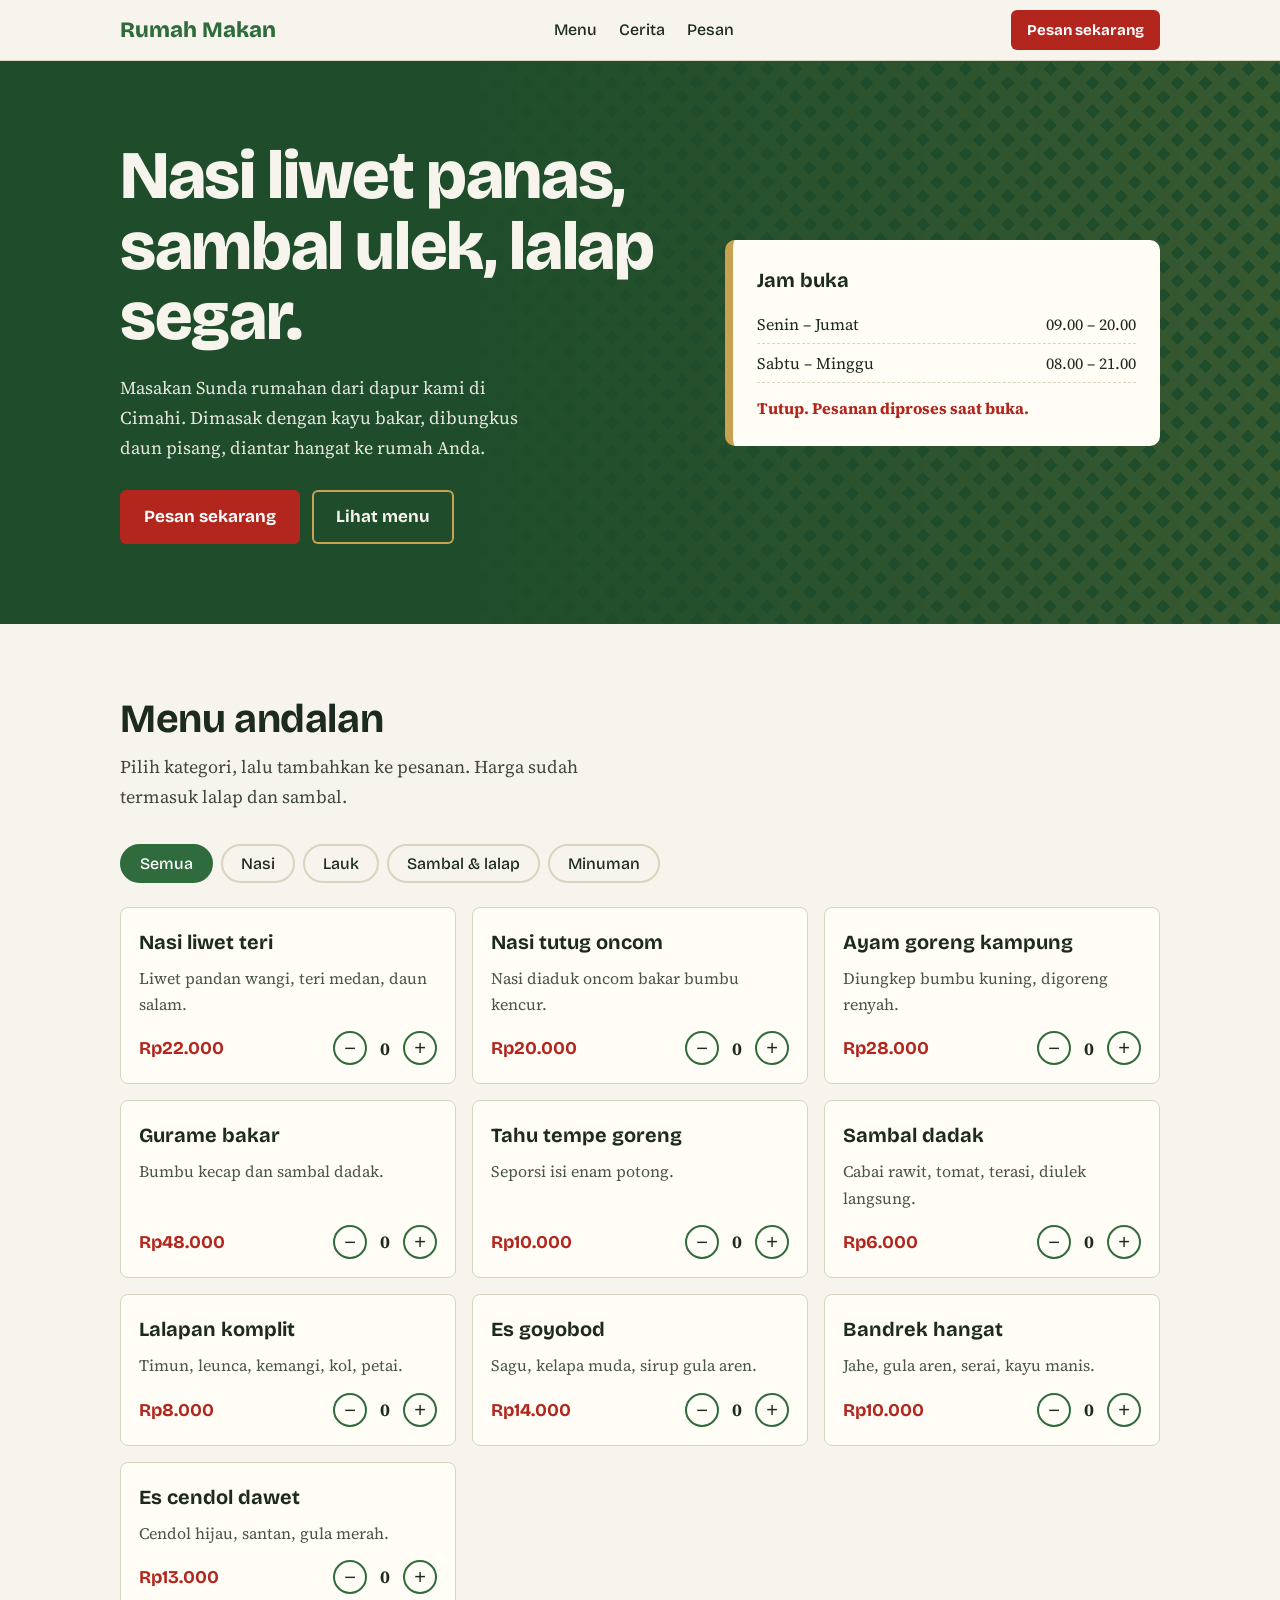
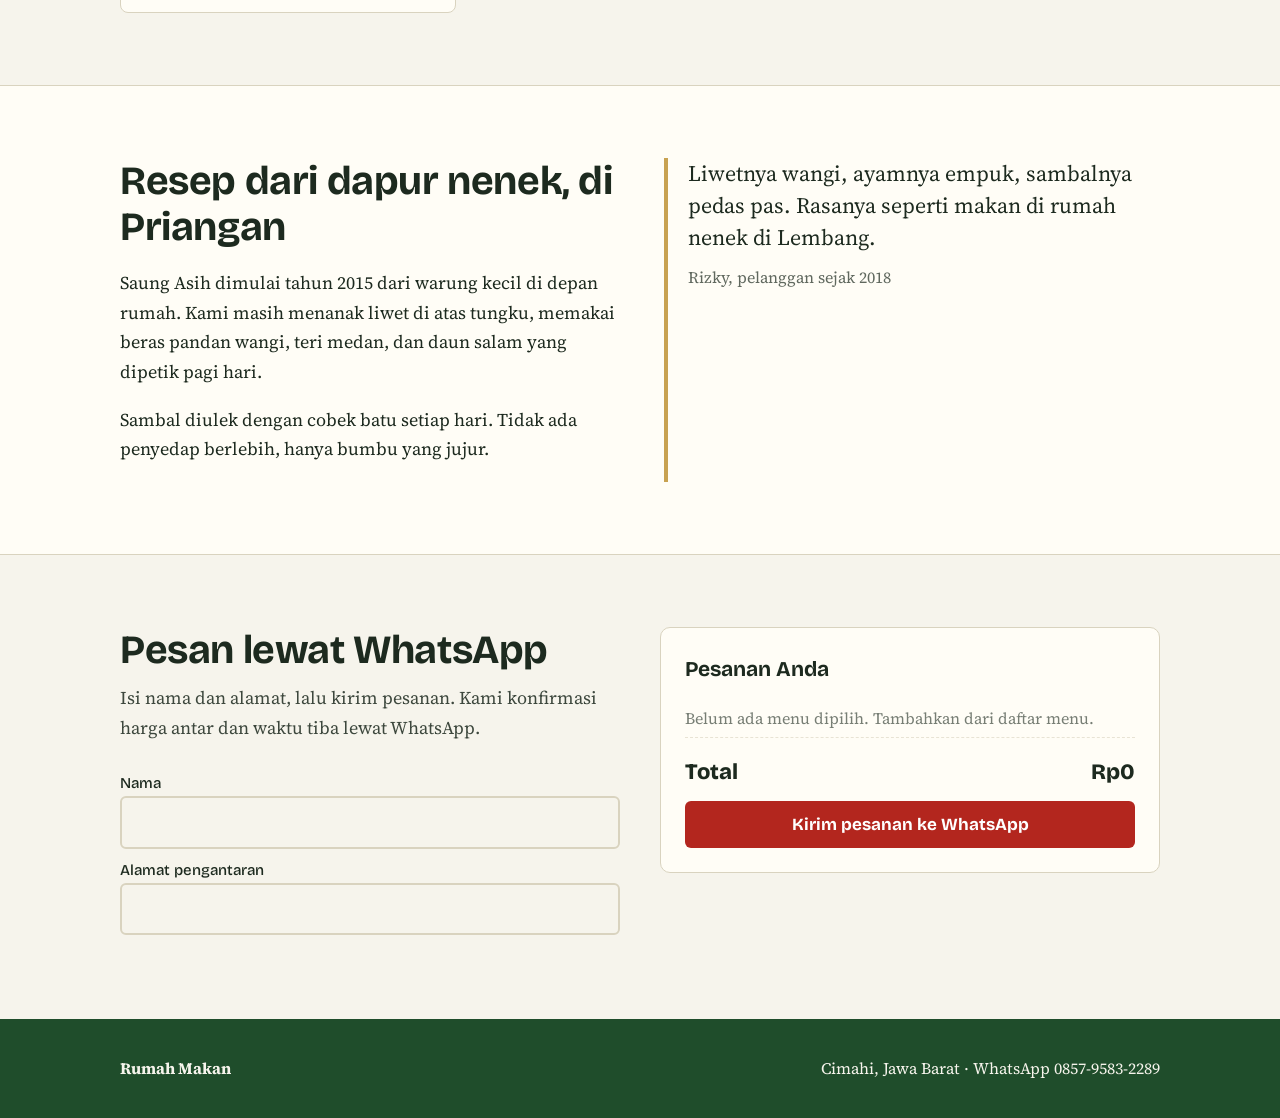
<file: index.html>
<!DOCTYPE html>
<html lang="id">

<head>
  <meta charset="utf-8">
  <meta name="viewport" content="width=device-width, initial-scale=1, viewport-fit=cover">
  <title>Masakan Sunda Rumahan</title>

  <link rel="preconnect" href="https://fonts.googleapis.com">
  <link
    href="https://fonts.googleapis.com/css2?family=Bricolage+Grotesque:wght@500;700;800&family=Source+Serif+4:wght@400;600&display=swap"
    rel="stylesheet">
  <link rel="stylesheet" href="style.css">
</head>

<body>
  <header class="site-header">
    <div class="wrap">
      <a class="logo" href="#top">Rumah Makan</a>

      <nav class="nav" aria-label="Navigasi utama">
        <a href="#menu">Menu</a>
        <a href="#cerita">Cerita</a>
        <a href="#pesan">Pesan</a>
      </nav>

      <a class="btn btn--small" href="#pesan">Pesan sekarang</a>
    </div>
  </header>

  <main id="top">
    <!-- Hero -->
    <div class="hero">
      <div class="wrap">
        <div>
          <h1>Nasi liwet panas, sambal ulek, lalap segar.</h1>
          <p>
            Masakan Sunda rumahan dari dapur kami di Cimahi. Dimasak dengan kayu bakar,
            dibungkus daun pisang, diantar hangat ke rumah Anda.
          </p>
          <div class="hero-cta">
            <a class="btn" href="#pesan">Pesan sekarang</a>
            <a class="btn btn--outline" href="#menu">Lihat menu</a>
          </div>
        </div>

        <aside class="hours" aria-label="Jam buka">
          <h3>Jam buka</h3>
          <ul>
            <li><span>Senin – Jumat</span><span>09.00 – 20.00</span></li>
            <li><span>Sabtu – Minggu</span><span>08.00 – 21.00</span></li>
          </ul>
          <div class="hours-status" id="hoursStatus"></div>
        </aside>
      </div>
    </div>

    <!-- Menu -->
    <section id="menu">
      <div class="wrap">
        <h2>Menu andalan</h2>
        <p class="lead">Pilih kategori, lalu tambahkan ke pesanan. Harga sudah termasuk lalap dan sambal.</p>
        <div class="tabs" id="tabs" role="tablist" aria-label="Kategori menu"></div>
        <div class="menu-grid" id="menuGrid"></div>
      </div>
    </section>

    <!-- Cerita -->
    <section class="story" id="cerita">
      <div class="wrap">
        <div>
          <h2>Resep dari dapur nenek, di Priangan</h2>
          <p>
            Saung Asih dimulai tahun 2015 dari warung kecil di depan rumah. Kami masih menanak liwet
            di atas tungku, memakai beras pandan wangi, teri medan, dan daun salam yang dipetik pagi hari.
          </p>
          <p>Sambal diulek dengan cobek batu setiap hari. Tidak ada penyedap berlebih, hanya bumbu yang jujur.</p>
        </div>

        <blockquote>
          Liwetnya wangi, ayamnya empuk, sambalnya pedas pas. Rasanya seperti makan di rumah nenek di Lembang.
          <cite>Rizky, pelanggan sejak 2018</cite>
        </blockquote>
      </div>
    </section>

    <section id="pesan">
      <div class="wrap order">
        <div>
          <h2>Pesan lewat WhatsApp</h2>
          <p class="lead">
            Isi nama dan alamat, lalu kirim pesanan. Kami konfirmasi harga antar dan waktu tiba lewat WhatsApp.
          </p>

          <label for="nama">Nama</label>
          <input id="nama" autocomplete="name">

          <label for="alamat">Alamat pengantaran</label>
          <input id="alamat" autocomplete="street-address">
        </div>

        <div class="cart" aria-live="polite">
          <h3>Pesanan Anda</h3>
          <ul id="cartList"></ul>
          <div class="total">
            <span>Total</span>
            <span id="total">Rp0</span>
          </div>
          <button class="btn btn--block" id="sendBtn" type="button">Kirim pesanan ke WhatsApp</button>
        </div>
      </div>
    </section>
  </main>

  <footer class="site-footer">
    <div class="wrap">
      <strong>Rumah Makan</strong>
      <span>Cimahi, Jawa Barat · WhatsApp 0857-9583-2289</span>
    </div>
  </footer>
  <script src="script.js"></script>
</body>

</html>
</file>
<file: style.css>
/* ========== 1. Token warna ========== */
:root {
  --bg: #f6f4ec;
  --ink: #1d2a1f;
  --leaf: #1f4d2b;
  --leaf-light: #2f6b3c;
  --bamboo: #c8a251;
  --sambal: #b3261e;
  --card: #fffdf6;
  --line: #d9d3bf;
  --on-leaf: #f6f4ec;

  box-sizing: border-box;
  padding-top: env(safe-area-inset-top, 0px);
  padding-bottom: env(safe-area-inset-bottom, 0px);
}

@media (prefers-color-scheme: dark) {
  :root:not([data-theme="light"]) {
    --bg: #121a14;
    --ink: #ece8da;
    --leaf: #0d2814;
    --leaf-light: #3f8a52;
    --card: #1a251d;
    --line: #2d3b30;
    --on-leaf: #ece8da;
  }
}

:root[data-theme="dark"] {
  --bg: #121a14;
  --ink: #ece8da;
  --leaf: #0d2814;
  --leaf-light: #3f8a52;
  --card: #1a251d;
  --line: #2d3b30;
  --on-leaf: #ece8da;
}

/* ========== 2. Dasar ========== */
*,
*::before,
*::after {
  box-sizing: border-box;
}

html {
  scroll-behavior: smooth;
  scroll-padding-top: 70px;
}

body {
  margin: 0;
  background: var(--bg);
  color: var(--ink);
  font: 18px/1.65 "Source Serif 4", Georgia, serif;
}

h1,
h2,
h3,
.btn,
nav a,
.tab {
  font-family: "Bricolage Grotesque", "Segoe UI", system-ui, sans-serif;
}

a {
  color: inherit;
}

:focus-visible {
  outline: 3px solid var(--bamboo);
  outline-offset: 3px;
}

.wrap {
  max-width: 1080px;
  margin: 0 auto;
  padding: 0 20px;
}

section {
  padding: 72px 0;
}

h2 {
  margin: 0 0 10px;
  font-size: clamp(28px, 4vw, 40px);
  line-height: 1.15;
  letter-spacing: -0.01em;
}

.lead {
  max-width: 56ch;
  margin: 0 0 32px;
  opacity: 0.85;
}

/* ========== 3. Tombol ========== */
.btn {
  display: inline-block;
  padding: 13px 24px;
  border: 0;
  border-radius: 6px;
  background: var(--sambal);
  color: #fff;
  font-size: 17px;
  font-weight: 700;
  text-decoration: none;
  cursor: pointer;
}

.btn:hover {
  filter: brightness(1.1);
}

.btn--outline {
  background: transparent;
  color: var(--on-leaf);
  box-shadow: inset 0 0 0 2px var(--bamboo);
}

.btn--small {
  padding: 8px 16px;
  font-size: 15px;
}

.btn--block {
  width: 100%;
}

/* ========== 4. Header ========== */
.site-header {
  position: sticky;
  top: 0;
  z-index: 5;
  background: var(--bg);
  border-bottom: 1px solid var(--line);
}

.site-header .wrap {
  display: flex;
  align-items: center;
  justify-content: space-between;
  height: 60px;
}

.logo {
  font: 800 22px "Bricolage Grotesque", sans-serif;
  color: var(--leaf-light);
  text-decoration: none;
}

.nav {
  display: flex;
  gap: 22px;
}

.nav a {
  font-size: 16px;
  font-weight: 500;
  text-decoration: none;
}

.nav a:hover {
  color: var(--sambal);
}

/* ========== 5. Hero ========== */
.hero {
  position: relative;
  overflow: hidden;
  background: var(--leaf);
  color: var(--on-leaf);
}

/* Pola anyaman bambu di sisi kanan */
.hero::before {
  content: "";
  position: absolute;
  inset: 0;
  opacity: 0.14;
  background:
    repeating-linear-gradient(45deg, var(--bamboo) 0 10px, transparent 10px 20px),
    repeating-linear-gradient(-45deg, var(--bamboo) 0 10px, transparent 10px 20px);
  mask: linear-gradient(90deg, transparent 35%, #000);
}

.hero .wrap {
  position: relative;
  display: grid;
  grid-template-columns: 1.3fr 1fr;
  gap: 40px;
  align-items: center;
  padding-top: 80px;
  padding-bottom: 80px;
}

.hero h1 {
  margin: 0 0 20px;
  font-size: clamp(38px, 6vw, 68px);
  font-weight: 800;
  line-height: 1.04;
  letter-spacing: -0.02em;
}

.hero p {
  max-width: 46ch;
  margin: 0 0 28px;
  opacity: 0.92;
}

.hero-cta {
  display: flex;
  flex-wrap: wrap;
  gap: 12px;
}

/* Kartu jam buka */
.hours {
  padding: 24px;
  border-left: 8px solid var(--bamboo);
  border-radius: 10px;
  background: var(--card);
  color: var(--ink);
}

.hours h3 {
  margin: 0 0 8px;
  font-size: 20px;
}

.hours ul {
  margin: 0;
  padding: 0;
  list-style: none;
}

.hours li {
  display: flex;
  justify-content: space-between;
  padding: 6px 0;
  border-bottom: 1px dashed var(--line);
  font-size: 16px;
}

.hours-status {
  margin-top: 12px;
  font-size: 16px;
  font-weight: 700;
}

/* ========== 6. Menu ========== */
.tabs {
  display: flex;
  flex-wrap: wrap;
  gap: 8px;
  margin-bottom: 24px;
}

.tab {
  padding: 8px 18px;
  border: 2px solid var(--line);
  border-radius: 99px;
  background: transparent;
  color: var(--ink);
  font-size: 16px;
  font-weight: 500;
  cursor: pointer;
}

.tab[aria-selected="true"] {
  border-color: var(--leaf-light);
  background: var(--leaf-light);
  color: #fff;
}

.menu-grid {
  display: grid;
  grid-template-columns: repeat(auto-fill, minmax(250px, 1fr));
  gap: 16px;
}

.item {
  display: flex;
  flex-direction: column;
  gap: 6px;
  padding: 18px;
  border: 1px solid var(--line);
  border-radius: 8px;
  background: var(--card);
}

.item h3 {
  margin: 0;
  font-size: 20px;
}

.item p {
  flex: 1;
  margin: 0;
  font-size: 16px;
  opacity: 0.8;
}

.item-row {
  display: flex;
  align-items: center;
  justify-content: space-between;
  margin-top: 8px;
}

.price {
  font: 700 18px "Bricolage Grotesque", sans-serif;
  color: var(--sambal);
}

.qty {
  display: flex;
  align-items: center;
  gap: 8px;
}

.qty button {
  width: 34px;
  height: 34px;
  border: 2px solid var(--leaf-light);
  border-radius: 50%;
  background: transparent;
  color: var(--ink);
  font-size: 20px;
  line-height: 1;
  cursor: pointer;
}

.qty button:hover {
  background: var(--leaf-light);
  color: #fff;
}

.qty span {
  min-width: 20px;
  text-align: center;
  font-weight: 700;
}

/* ========== 7. Cerita ========== */
.story {
  border-block: 1px solid var(--line);
  background: var(--card);
}

.story .wrap {
  display: grid;
  grid-template-columns: 1fr 1fr;
  gap: 48px;
}

.story blockquote {
  margin: 0;
  padding-left: 20px;
  border-left: 4px solid var(--bamboo);
  font-size: 22px;
  line-height: 1.45;
}

.story cite {
  display: block;
  margin-top: 12px;
  font-size: 16px;
  font-style: normal;
  opacity: 0.7;
}

/* ========== 8. Pesanan ========== */
.order {
  display: grid;
  grid-template-columns: 1fr 1fr;
  gap: 40px;
  align-items: start;
}

label {
  display: block;
  margin-bottom: 4px;
  font: 500 15px "Bricolage Grotesque", sans-serif;
}

input {
  width: 100%;
  margin-bottom: 12px;
  padding: 11px;
  border: 2px solid var(--line);
  border-radius: 6px;
  background: var(--bg);
  color: var(--ink);
  font: inherit;
  font-size: 16px;
}

.cart {
  padding: 24px;
  border: 1px solid var(--line);
  border-radius: 10px;
  background: var(--card);
}

.cart h3 {
  margin: 0 0 12px;
}

.cart ul {
  min-height: 48px;
  margin: 0 0 12px;
  padding: 0;
  list-style: none;
}

.cart li {
  display: flex;
  justify-content: space-between;
  padding: 6px 0;
  border-bottom: 1px dashed var(--line);
  font-size: 16px;
}

.cart .empty {
  font-size: 16px;
  opacity: 0.6;
}

.total {
  display: flex;
  justify-content: space-between;
  margin-bottom: 16px;
  font: 800 22px "Bricolage Grotesque", sans-serif;
}

/* ========== 9. Footer ========== */
.site-footer {
  padding: 36px 0;
  background: var(--leaf);
  color: var(--on-leaf);
  font-size: 16px;
}

.site-footer .wrap {
  display: flex;
  flex-wrap: wrap;
  justify-content: space-between;
  gap: 12px;
}

/* ========== 10. Responsif & aksesibilitas ========== */
@media (max-width: 760px) {
  .nav {
    display: none;
  }

  .hero .wrap,
  .story .wrap,
  .order {
    grid-template-columns: 1fr;
  }

  .hero .wrap {
    padding-top: 48px;
    padding-bottom: 48px;
  }

  section {
    padding: 52px 0;
  }
}

@media (prefers-reduced-motion: reduce) {
  html {
    scroll-behavior: auto;
  }
}
</file>
